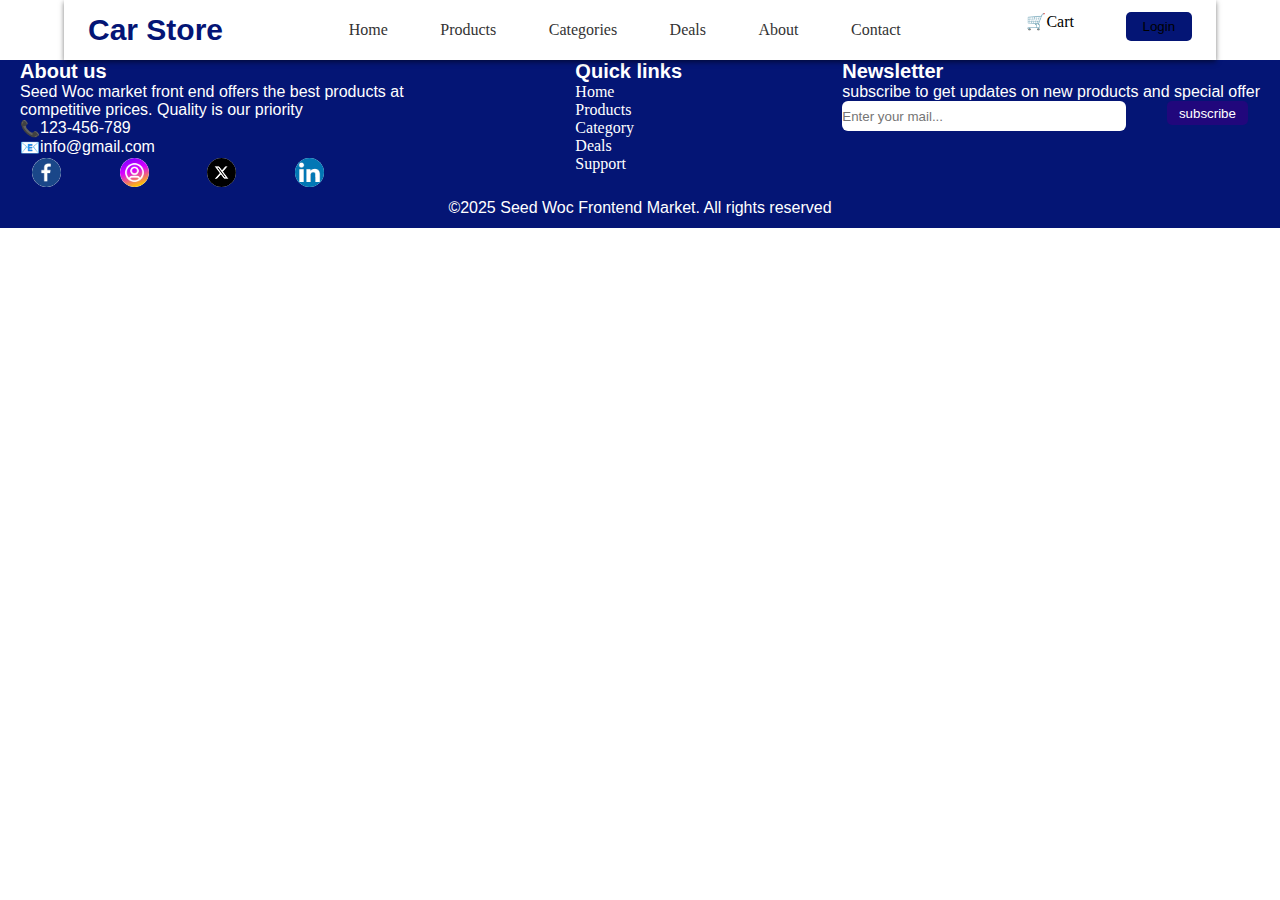
<file: index.html>
<!DOCTYPE html>
<html lang="en">
<head>
    <meta charset="UTF-8">
    <meta name="viewport" content="width=device-width, initial-scale=1.0">
    <title>Document</title>
    <link rel="stylesheet" href="style.css">
</head>
<body>
    <div class="navigation-bar">
        <h3 class="brand-name">Car Store</h3>
        <div class="links">
                <a href="/pages/home.html">Home</a>
                <a href="/pages/product.html">Products</a>
                <a href="#">Categories</a>
                <a href="#">Deals</a>
                <a href="/pages/about.html">About</a>
                <a href="/#">Contact</a> 
        </div>
        <div class="end">
            <span class="text">🛒Cart</span>
            <button>Login</button>
        </div>
    </div>


    <footer>
        <section>
        <div class="about-us">
            <h2>About us</h2>
            <p class="bd">Seed Woc market front end offers the best products at competitive prices. Quality is our priority</p>
            <div class="us">
                <div class="info">
                <p class="bd">📞</p>
                <p class="bd">123-456-789</p>
                </div>
                <div class="info">
                <p class="bd">📧</p>
                <p class="bd">info@gmail.com</p>
                </div>
            </div>
            <div class="social">
                <img src="./assets/icons/facebook.png" alt="">
                <img src="./assets/icons/instagram.png" alt="">
                <img src="./assets/icons/twitter.png" alt="">
                <img src="./assets/icons/linkedin.png" alt="">
                <!-- <a href="#" class="social-icon">ƒ</a>
                <a href="#" class="social-icon">𝕏</a>
                <a href="#" class="social-icon">in</a>
                <a href="#" class="social-icon">📷</a> -->
            </div>
        </div>

        <div class="quick-links">
            <h2>Quick links</h2>
            <a href="#">Home</a>
            <a href="#">Products</a>
            <a href="#">Category</a>
            <a href="#">Deals</a>
            <a href="#">Support</a>

        </div>
        <div class="news-letter">
            <h2>Newsletter</h2>
            <p class="bd">subscribe to get updates on new products and special offer</p>
            <div class="mail">
                <input type="email" placeholder="Enter your mail...">
                <button class="subscribe" id="btn">subscribe</button>
            </div>
        </div>
        </section>
        <p class="cpr"><span class="copyright">&copy;</span>2025 Seed Woc Frontend Market. All rights reserved</p>
    </footer>
</body>
</html>
</file>
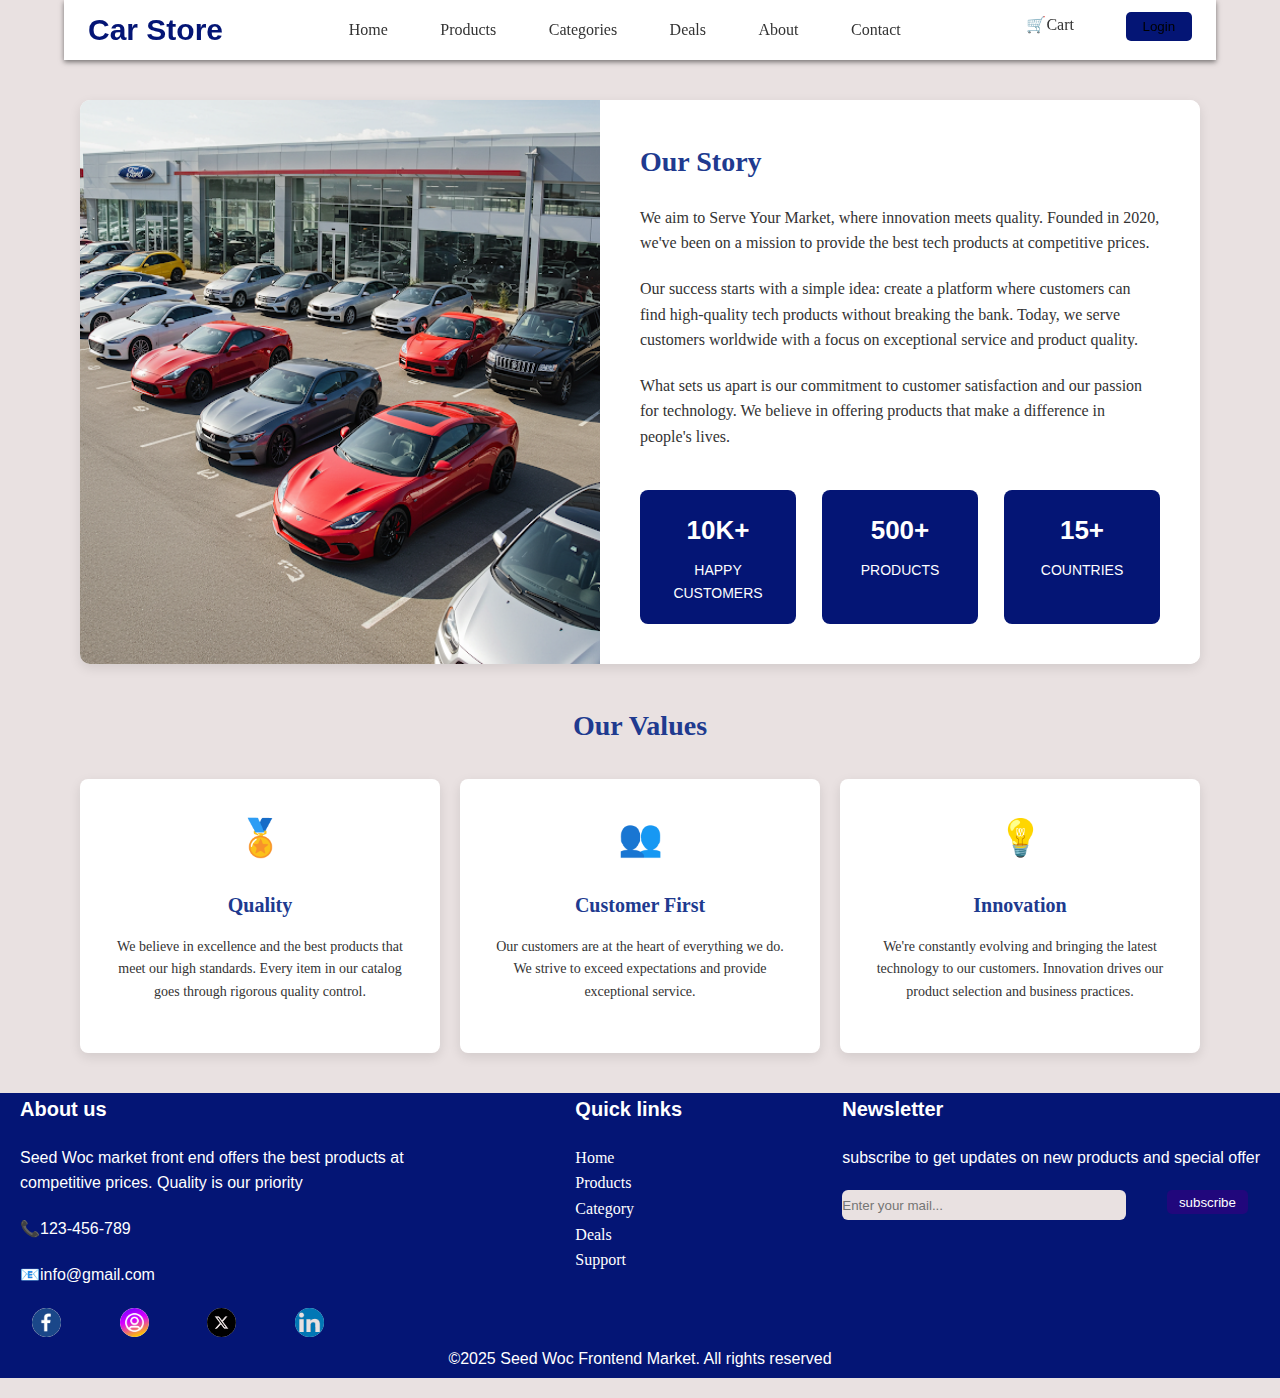
<file: pages/about.html>
<!DOCTYPE html>
<html lang="en">
<head>
    <meta charset="UTF-8">
    <meta name="viewport" content="width=device-width, initial-scale=1.0">
    <title>About us</title>
    <link rel="stylesheet" href="/style.css">
    <link rel="stylesheet" href="about.css">
</head>
<body>
    <div class="navigation-bar">
        <h3 class="brand-name">Car Store</h3>
        <div class="links">
                <a href="/pages/home.html">Home</a>
                <a href="/pages/product.html">Products</a>
                <a href="#">Categories</a>
                <a href="#">Deals</a>
                <a href="/pages/about.html">About</a>
                <a href="/pages/contact.html">Contact</a> 
        </div>
        <div class="end">
            <span class="text">🛒Cart</span>
            <button>Login</button>
        </div>
    </div>

    <div class="container">
        <div class="our-story">
                <img class="our-story-image" src="/assets/images/IMG_4970.PNG" alt="">
            <div class="our-story-content">
                <h2>Our Story</h2>
                <p>We aim to Serve Your Market, where innovation meets quality. Founded in 2020, we've been on a mission to provide the best tech products at competitive prices.</p>
                <p>Our success starts with a simple idea: create a platform where customers can find high-quality tech products without breaking the bank. Today, we serve customers worldwide with a focus on exceptional service and product quality.</p>
                <p>What sets us apart is our commitment to customer satisfaction and our passion for technology. We believe in offering products that make a difference in people's lives.</p>
                
                <div class="stats">
                    <div class="stat-box">
                        <div class="stat-number">10K+</div>
                        <div class="stat-label">Happy Customers</div>
                    </div>
                    <div class="stat-box">
                        <div class="stat-number">500+</div>
                        <div class="stat-label">Products</div>
                    </div>
                    <div class="stat-box">
                        <div class="stat-number">15+</div>
                        <div class="stat-label">Countries</div>
                    </div>
                </div>
            </div>
        </div>
        <div class="our-values">
            <h2 id="bottom">Our Values</h2>
            <div class="values-container">
                <div class="value-box">
                    <div class="value-icon">
                        <span class="quality-icon">🏅</span>
                    </div>
                    <h3 class="value-title">Quality</h3>
                    <p class="value-description">We believe in excellence and the best products that meet our high standards. Every item in our catalog goes through rigorous quality control.</p>
                </div>
                
                <div class="value-box">
                    <div class="value-icon">
                        <span class="customer-icon">👥</span>
                    </div>
                    <h3 class="value-title">Customer First</h3>
                    <p class="value-description">Our customers are at the heart of everything we do. We strive to exceed expectations and provide exceptional service.</p>
                </div>
                
                <div class="value-box">
                    <div class="value-icon">
                        <span class="innovation-icon">💡</span>
                    </div>
                    <h3 class="value-title">Innovation</h3>
                    <p class="value-description">We're constantly evolving and bringing the latest technology to our customers. Innovation drives our product selection and business practices.</p>
                </div>
            </div>
        </div>
    </div>

    <footer>
        <section>
        <div class="about-us">
            <h2>About us</h2>
            <p class="bd">Seed Woc market front end offers the best products at competitive prices. Quality is our priority</p>
            <div class="us">
                <div class="info">
                <p class="bd">📞</p>
                <p class="bd">123-456-789</p>
                </div>
                <div class="info">
                <p class="bd">📧</p>
                <p class="bd">info@gmail.com</p>
                </div>
            </div>
            <div class="social">
                <img src="/assets/icons/facebook.png" alt="">
                <img src="/assets/icons/instagram.png" alt="">
                <img src="/assets/icons/twitter.png" alt="">
                <img src="/assets/icons/linkedin.png" alt="">

            </div>
        </div>

        <div class="quick-links">
            <h2>Quick links</h2>
            <a href="#">Home</a>
            <a href="#">Products</a>
            <a href="#">Category</a>
            <a href="#">Deals</a>
            <a href="#">Support</a>

        </div>
        <div class="news-letter">
            <h2>Newsletter</h2>
            <p class="bd">subscribe to get updates on new products and special offer</p>
            <div class="mail">
                <input type="email" placeholder="Enter your mail...">
                <button class="subscribe" id="btn">subscribe</button>
            </div>
        </div>
        </section>
        <p class="cpr"><span class="copyright">&copy;</span>2025 Seed Woc Frontend Market. All rights reserved</p>
    </footer>
</body>
</html>
</file>
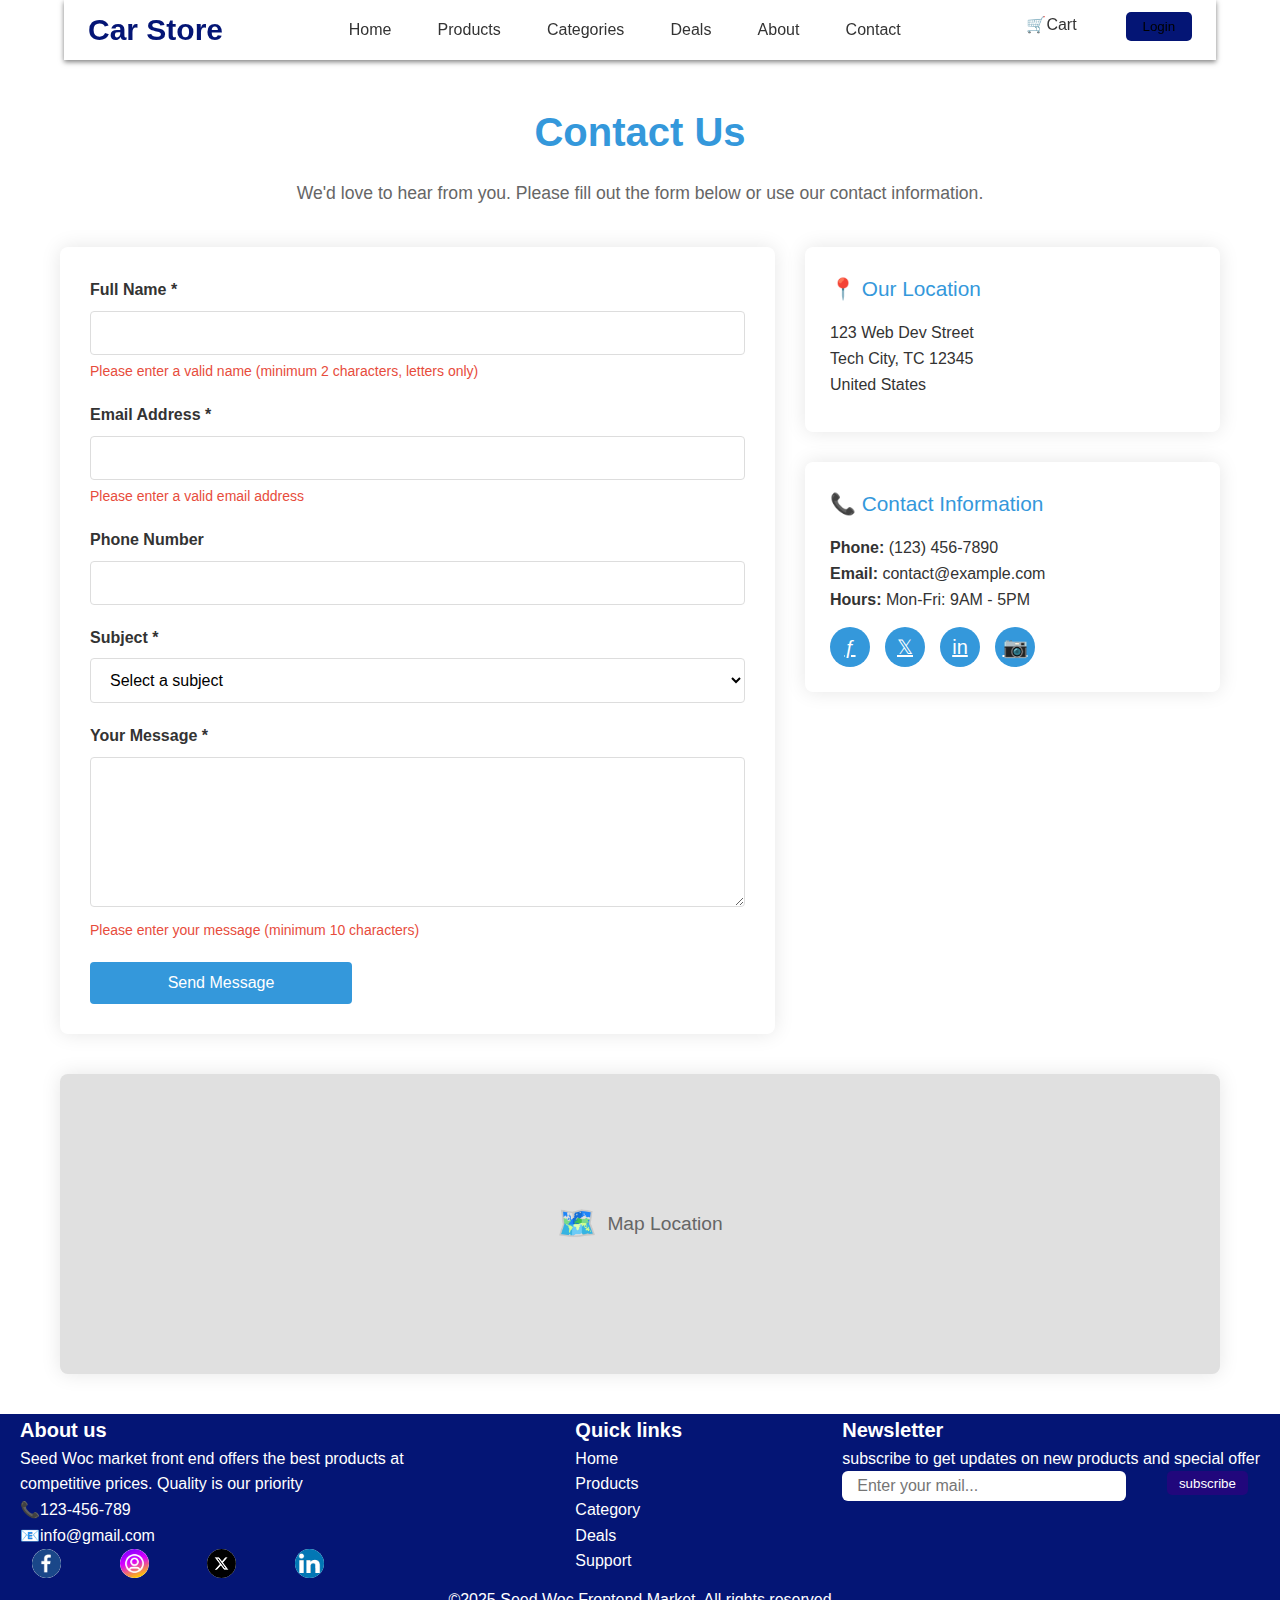
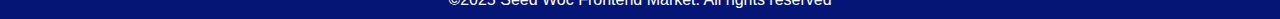
<file: pages/contact.html>
<!DOCTYPE html>
<html lang="en">
<head>
    <meta charset="UTF-8">
    <meta name="viewport" content="width=device-width, initial-scale=1.0">
    <title>Contact</title>
    <link rel="stylesheet" href="/style.css">
    <link rel="stylesheet" href="./contact.css">
</head>
<body>
    <div class="navigation-bar">
        <h3 class="brand-name">Car Store</h3>
        <div class="links">
                <a href="/pages/home.html">Home</a>
                <a href="/pages/product.html">Products</a>
                <a href="#">Categories</a>
                <a href="#">Deals</a>
                <a href="/pages/about.html">About</a>
                <a href="/pages/contact.html">Contact</a> 
        </div>
        <div class="end">
            <span class="text">🛒Cart</span>
            <button>Login</button>
        </div>
    </div>

    <div class="container">
        <h1>Contact Us</h1>
        <p class="subtitle">We'd love to hear from you. Please fill out the form below or use our contact information.</p>
        
        <div class="contact-wrapper">
            <div class="contact-form">
                <form id="contactForm" novalidate>
                    <div class="form-group">
                        <label for="name">Full Name *</label>
                        <input type="text" id="name" name="name" required minlength="2" pattern="[A-Za-z ]{2,}">
                        <span class="error-message">Please enter a valid name (minimum 2 characters, letters only)</span>
                    </div>
                    
                    <div class="form-group">
                        <label for="email">Email Address *</label>
                        <input type="email" id="email" name="email" required>
                        <span class="error-message">Please enter a valid email address</span>
                    </div>
                    
                    <div class="form-group">
                        <label for="phone">Phone Number</label>
                        <input type="tel" id="phone" name="phone" pattern="[0-9+\-\s()]{7,}">
                        <span class="error-message">Please enter a valid phone number</span>
                    </div>
                    
                    <div class="form-group">
                        <label for="subject">Subject *</label>
                        <select id="subject" name="subject" required>
                            <option value="">Select a subject</option>
                            <option value="general">General Inquiry</option>
                            <option value="support">Technical Support</option>
                            <option value="billing">Billing Question</option>
                            <option value="feedback">Feedback</option>
                        </select>
                        <span class="error-message">Please select a subject</span>
                    </div>
                    
                    <div class="form-group">
                        <label for="message">Your Message *</label>
                        <textarea id="message" name="message" required minlength="10"></textarea>
                        <span class="error-message">Please enter your message (minimum 10 characters)</span>
                    </div>
                    
                    <button type="submit" class="form-submit">Send Message</button>
                </form>
            </div>
            
            <div class="contact-info">
                <div class="info-box">
                    <div class="info-title">📍 Our Location</div>
                    <div class="info-content">
                        <p>123 Web Dev Street</p>
                        <p>Tech City, TC 12345</p>
                        <p>United States</p>
                    </div>
                </div>
                
                <div class="info-box">
                    <div class="info-title">📞 Contact Information</div>
                    <div class="info-content">
                        <p><strong>Phone:</strong> (123) 456-7890</p>
                        <p><strong>Email:</strong> contact@example.com</p>
                        <p><strong>Hours:</strong> Mon-Fri: 9AM - 5PM</p>
                    </div>
                    
                    <div class="social-icons">
                        <a href="#" class="social-icon">ƒ</a>
                        <a href="#" class="social-icon">𝕏</a>
                        <a href="#" class="social-icon">in</a>
                        <a href="#" class="social-icon">📷</a>
                    </div>
                </div>
            </div>
        </div>
        
        <div class="map-container">
            <div class="map-placeholder">Map Location</div>
        </div>
    </div>

    <footer>
        <section>
        <div class="about-us">
            <h2>About us</h2>
            <p class="bd">Seed Woc market front end offers the best products at competitive prices. Quality is our priority</p>
            <div class="us">
                <div class="info">
                <p class="bd">📞</p>
                <p class="bd">123-456-789</p>
                </div>
                <div class="info">
                <p class="bd">📧</p>
                <p class="bd">info@gmail.com</p>
                </div>
            </div>
            <div class="social">
                <img src="/assets/icons/facebook.png" alt="">
                <img src="/assets/icons/instagram.png" alt="">
                <img src="/assets/icons/twitter.png" alt="">
                <img src="/assets/icons/linkedin.png" alt="">

            </div>
        </div>

        <div class="quick-links">
            <h2>Quick links</h2>
            <a href="#">Home</a>
            <a href="#">Products</a>
            <a href="#">Category</a>
            <a href="#">Deals</a>
            <a href="#">Support</a>

        </div>
        <div class="news-letter">
            <h2>Newsletter</h2>
            <p class="bd">subscribe to get updates on new products and special offer</p>
            <div class="mail">
                <input type="email" placeholder="Enter your mail...">
                <button class="subscribe" id="btn">subscribe</button>
            </div>
        </div>
        </section>
        <p class="cpr"><span class="copyright">&copy;</span>2025 Seed Woc Frontend Market. All rights reserved</p>
    </footer>
</body>
</html>
</file>
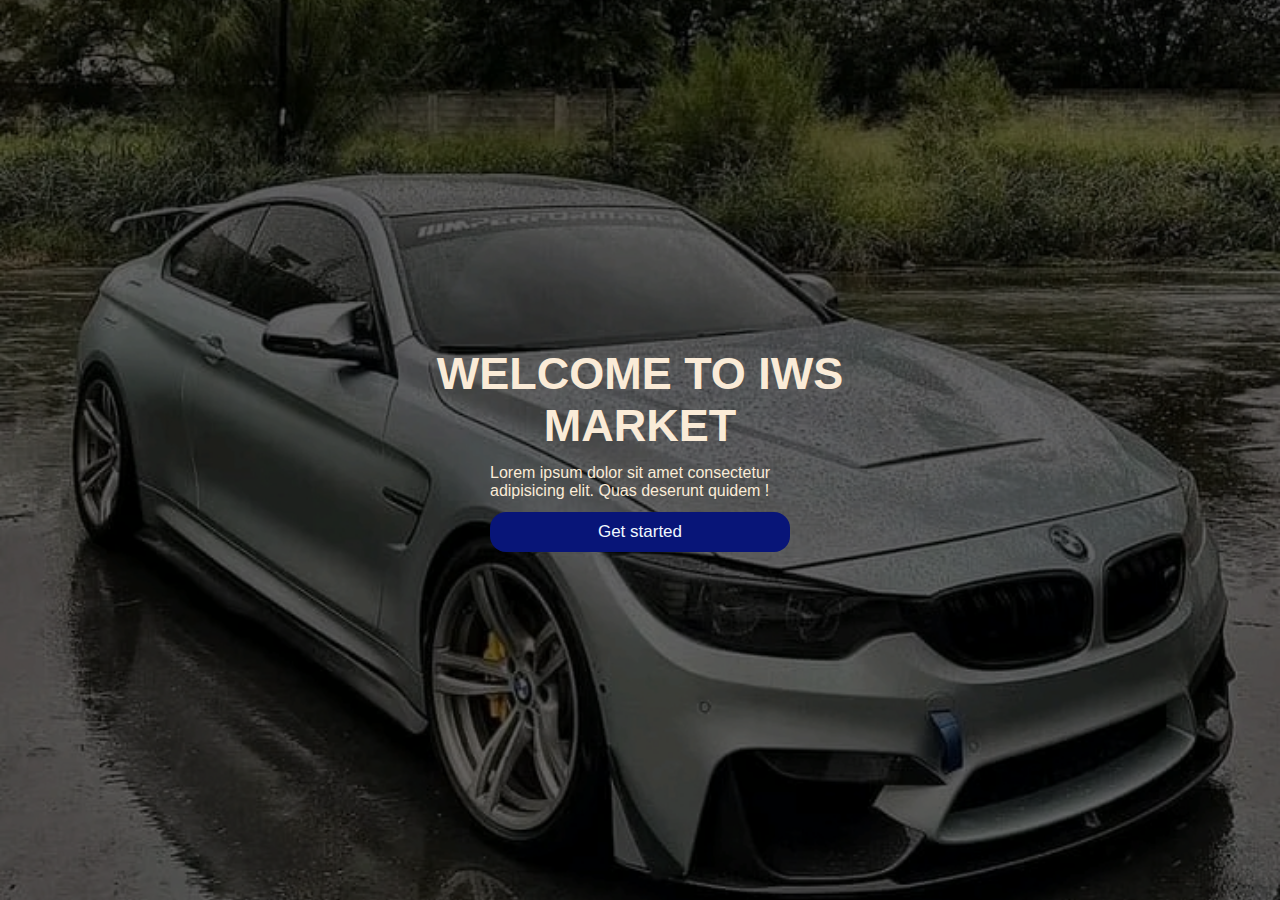
<file: pages/home.html>
<!DOCTYPE html>
<html lang="en">
<head>
    <meta charset="UTF-8">
    <meta name="viewport" content="width=device-width, initial-scale=1.0">
    <title>Home</title>
    <link rel="stylesheet" href="./home.css">
</head>
<body>
    <div class="hero">
        <div class="bg"></div>
        <div class="textcontainer">
            <h1>WELCOME TO IWS MARKET</h1>
            <p>Lorem ipsum dolor sit amet consectetur adipisicing elit. Quas deserunt quidem !<suscipit class="lorem20"></suscipit></p>
            <button class="btn" id="getStartedBtn">Get started</button>
        </div>
    </div>
    <!-- pop up interface -->
     <div class="popup" id="popupContainer">
        <div class="popup-content">
            <span id="close" class="close-btn">&times;</span>
            <h2 class="form-title">Signup to IWS market</h2>
            <form id="formContainer" action="./product.html" class="form">
                <div class="form-group">
                    <label for="username">username</label>
                    <input type=" text" placeholder="enter ur username" id="username" required>
                </div>
                <div class="form-group">
                    <label for="password">password</label>
                    <input type="password" placeholder="enter ur password" id="password" required>
                </div>
                <div class="form-group">
                    <label for="confirmpassword">confirm password</label>
                    <input type="password" placeholder="confirm ur password" id="confirmPassword" required>
                </div>
                <div class="form-group">
                    <label for="email">email</label>
                    <input type="email" placeholder="enter ur email" id="email" required>
                </div>
                <div class="social-icons">
                    <a href="#" class="social-icon">ƒ</a>
                    <a href="#" class="social-icon">𝕏</a>
                    <a href="#" class="social-icon">in</a>
                    <a href="#" class="social-icon">📷</a>
                </div>
                <button type="submit" id="get">Login</button>
            </form>
        </div>
     </div>
     <script src="./home.js"></script>
</body>
</html>
</file>
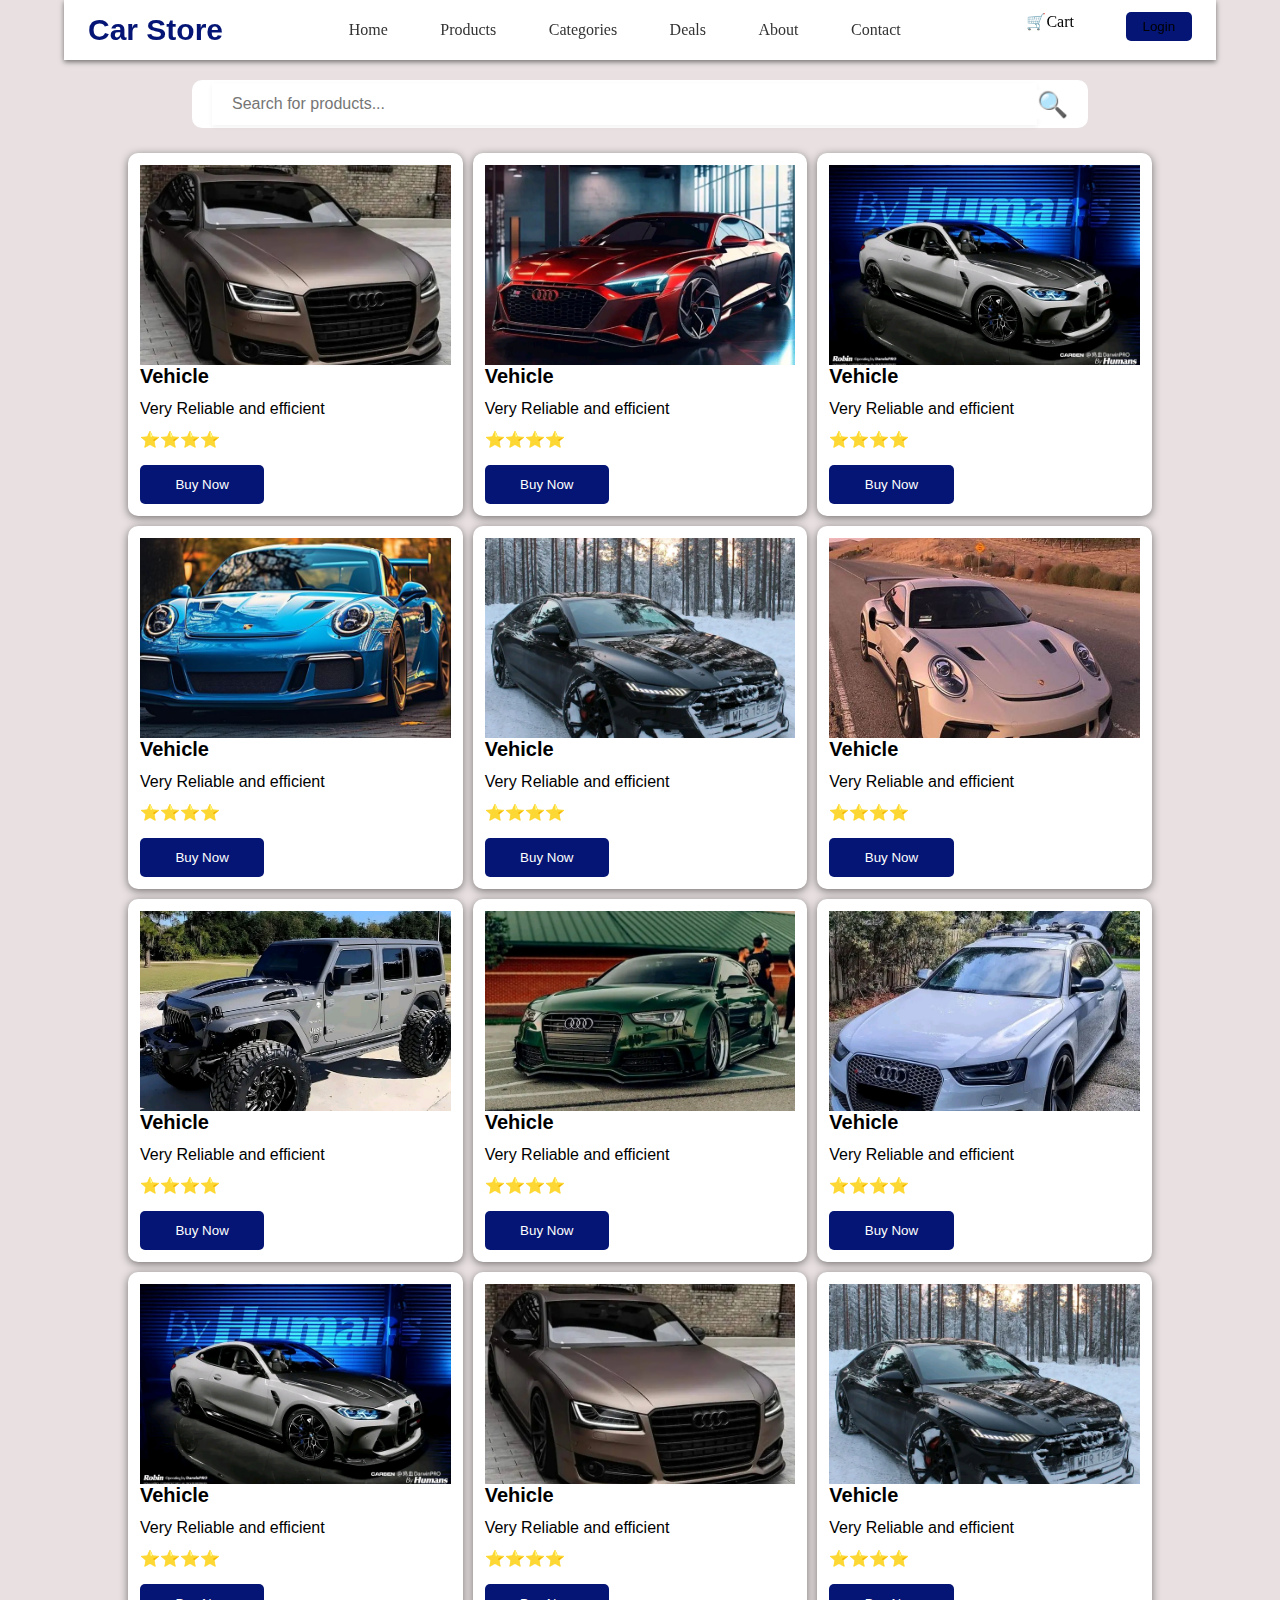
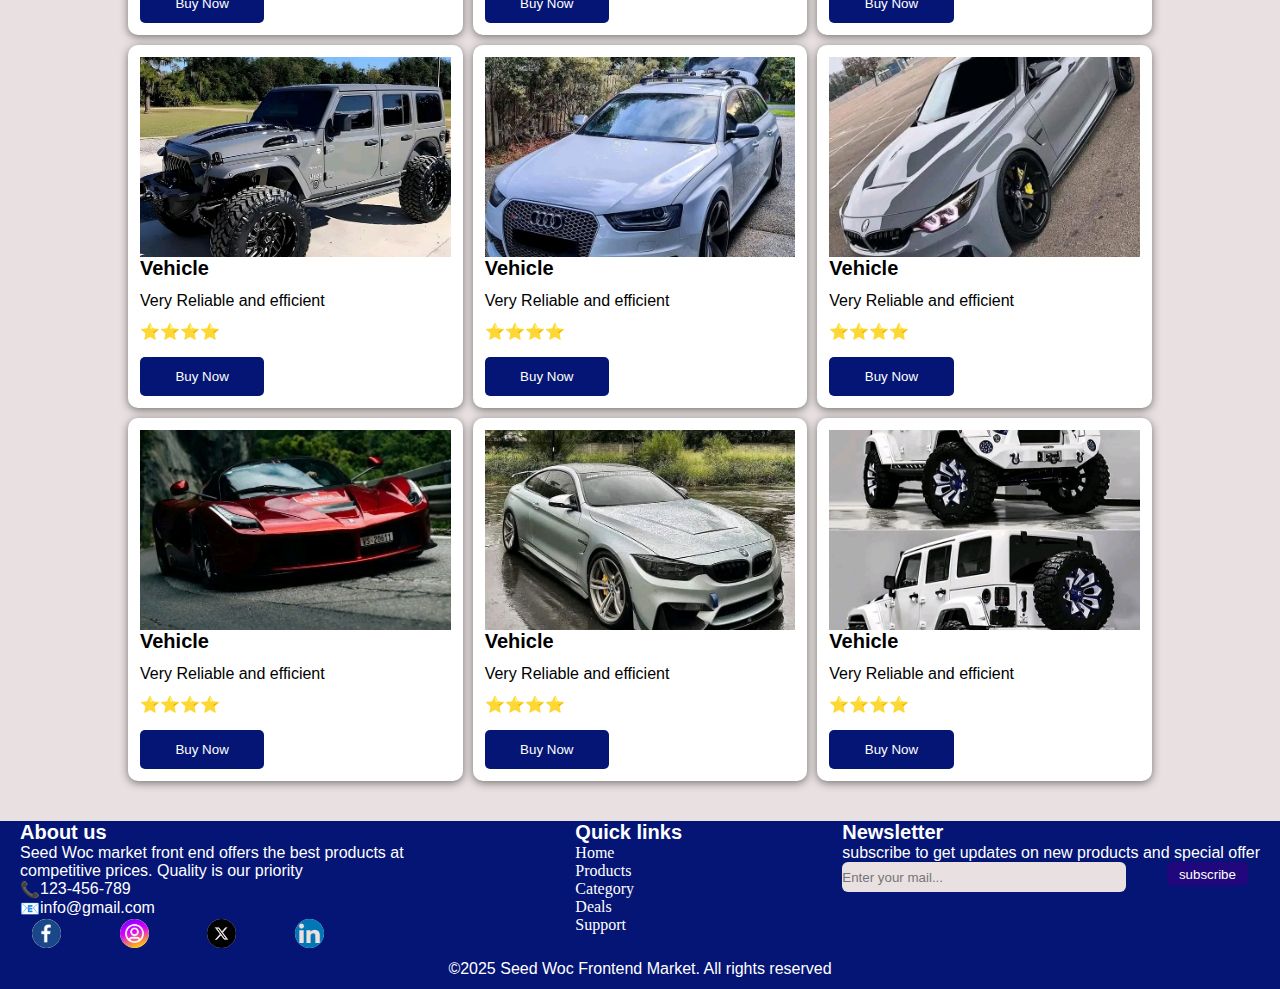
<file: pages/product.html>
<!DOCTYPE html>
<html lang="en">
<head>
    <meta charset="UTF-8">
    <meta name="viewport" content="width=device-width, initial-scale=1.0">
    <title>Home</title>
    <link rel="stylesheet" href="/style.css">
    <link rel="stylesheet" href="./product.css">
</head>
<body>
    <div class="navigation-bar">
        <h3 class="brand-name">Car Store</h3>
        <div class="links">
                <a href="/pages/home.html">Home</a>
                <a href="/pages/product.html">Products</a>
                <a href="#">Categories</a>
                <a href="#">Deals</a>
                <a href="/pages/about.html">About</a>
                <a href="/pages/contact.html">Contact</a> 
        </div>
        <div class="end">
            <span class="text">🛒Cart</span>
            <button>Login</button>
        </div>
    </div>


    <div class="search-container">
        <input type="text" class="search-bar" placeholder="Search for products...">
        <div class="search-icon">🔍</div>
    </div>

    <div class="products">
        <div class="cart">
            <div class="picture">
                <img src="/assets/images/4.JPG" alt="">
            </div>
            <p class="pname">Vehicle</p>
            <p class="desc">Very Reliable and efficient</p>
            <span>⭐⭐⭐⭐</span>
            <button class="btn">Buy Now</button>
        </div>
        <div class="cart">
            <div class="picture">
                <img src="/assets/images/3.JPG" alt="">
            </div>
            <p class="pname">Vehicle</p>
            <p class="desc">Very Reliable and efficient</p>
            <span>⭐⭐⭐⭐</span>
            <button class="btn">Buy Now</button>
        </div>
        <div class="cart">
            <div class="picture">
                <img src="/assets/images/2.JPG" alt="">
            </div>
            <p class="pname">Vehicle</p>
            <p class="desc">Very Reliable and efficient</p>
            <span>⭐⭐⭐⭐</span>
            <button class="btn">Buy Now</button>
        </div>
        <div class="cart">
            <div class="picture">
                <img src="/assets/images/5.JPG" alt="">
            </div>
            <p class="pname">Vehicle</p>
            <p class="desc">Very Reliable and efficient</p>
            <span>⭐⭐⭐⭐</span>
            <button class="btn">Buy Now</button>
        </div>
        <div class="cart">
            <div class="picture">
                <img src="/assets/images/6.JPG" alt="">
            </div>
            <p class="pname">Vehicle</p>
            <p class="desc">Very Reliable and efficient</p>
            <span>⭐⭐⭐⭐</span>
            <button class="btn">Buy Now</button>
        </div>
        <div class="cart">
            <div class="picture">
                <img src="/assets/images/8.JPG" alt="">
            </div>
            <p class="pname">Vehicle</p>
            <p class="desc">Very Reliable and efficient</p>
            <span>⭐⭐⭐⭐</span>
            <button class="btn">Buy Now</button>
        </div>
        <div class="cart">
            <div class="picture">
                <img src="/assets/images/7.JPG" alt="">
            </div>
            <p class="pname">Vehicle</p>
            <p class="desc">Very Reliable and efficient</p>
            <span>⭐⭐⭐⭐</span>
            <button class="btn">Buy Now</button>
        </div>
        <div class="cart">
            <div class="picture">
                <img src="/assets/images/9.JPG" alt="">
            </div>
            <p class="pname">Vehicle</p>
            <p class="desc">Very Reliable and efficient</p>
            <span>⭐⭐⭐⭐</span>
            <button class="btn">Buy Now</button>
        </div>
        <div class="cart">
            <div class="picture">
                <img src="/assets/images/10.JPG" alt="">
            </div>
            <p class="pname">Vehicle</p>
            <p class="desc">Very Reliable and efficient</p>
            <span>⭐⭐⭐⭐</span>
            <button class="btn">Buy Now</button>
        </div>
        <div class="cart">
            <div class="picture">
                <img src="/assets/images/2.JPG" alt="">
            </div>
            <p class="pname">Vehicle</p>
            <p class="desc">Very Reliable and efficient</p>
            <span>⭐⭐⭐⭐</span>
            <button class="btn">Buy Now</button>
        </div>
        <div class="cart">
            <div class="picture">
                <img src="/assets/images/4.JPG" alt="">
            </div>
            <p class="pname">Vehicle</p>
            <p class="desc">Very Reliable and efficient</p>
            <span>⭐⭐⭐⭐</span>
            <button class="btn">Buy Now</button>
        </div>
        <div class="cart">
            <div class="picture">
                <img src="/assets/images/6.JPG" alt="">
            </div>
            <p class="pname">Vehicle</p>
            <p class="desc">Very Reliable and efficient</p>
            <span>⭐⭐⭐⭐</span>
            <button class="btn">Buy Now</button>
        </div>
        <div class="cart">
            <div class="picture">
                <img src="/assets/images/7.JPG" alt="">
            </div>
            <p class="pname">Vehicle</p>
            <p class="desc">Very Reliable and efficient</p>
            <span>⭐⭐⭐⭐</span>
            <button class="btn">Buy Now</button>
        </div>
        <div class="cart">
            <div class="picture">
                <img src="../assets/images/10.JPG" alt="">
            </div>
            <p class="pname">Vehicle</p>
            <p class="desc">Very Reliable and efficient</p>
            <span>⭐⭐⭐⭐</span>
            <button class="btn">Buy Now</button>
        </div>
        <div class="cart">
            <div class="picture">
                <img src="../SDOP7945.JPG" alt="">
            </div>
            <p class="pname">Vehicle</p>
            <p class="desc">Very Reliable and efficient</p>
            <span>⭐⭐⭐⭐</span>
            <button class="btn">Buy Now</button>
        </div>
        <div class="cart">
            <div class="picture">
                <img src="../DPZW0416.JPG" alt="">
            </div>
            <p class="pname">Vehicle</p>
            <p class="desc">Very Reliable and efficient</p>
            <span>⭐⭐⭐⭐</span>
            <button class="btn">Buy Now</button>
        </div>
        <div class="cart">
            <div class="picture">
                <img src="../RTPO5797.JPG" alt="">
            </div>
            <p class="pname">Vehicle</p>
            <p class="desc">Very Reliable and efficient</p>
            <span>⭐⭐⭐⭐</span>
            <button class="btn">Buy Now</button>
        </div>
        <div class="cart">
            <div class="picture">
                <img src="../QKEC4163.JPG" alt="">
            </div>
            <p class="pname">Vehicle</p>
            <p class="desc">Very Reliable and efficient</p>
            <span>⭐⭐⭐⭐</span>
            <button class="btn">Buy Now</button>
        </div>
     </div>

    <footer>
        <section>
        <div class="about-us">
            <h2>About us</h2>
            <p class="bd">Seed Woc market front end offers the best products at competitive prices. Quality is our priority</p>
            <div class="us">
                <div class="info">
                <p class="bd">📞</p>
                <p class="bd">123-456-789</p>
                </div>
                <div class="info">
                <p class="bd">📧</p>
                <p class="bd">info@gmail.com</p>
                </div>
            </div>
            <div class="social">
                <img src="/assets/icons/facebook.png" alt="">
                <img src="/assets/icons/instagram.png" alt="">
                <img src="/assets/icons/twitter.png" alt="">
                <img src="/assets/icons/linkedin.png" alt="">

            </div>
        </div>

        <div class="quick-links">
            <h2>Quick links</h2>
            <a href="#">Home</a>
            <a href="#">Products</a>
            <a href="#">Category</a>
            <a href="#">Deals</a>
            <a href="#">Support</a>

        </div>
        <div class="news-letter">
            <h2>Newsletter</h2>
            <p class="bd">subscribe to get updates on new products and special offer</p>
            <div class="mail">
                <input type="email" placeholder="Enter your mail...">
                <button class="subscribe" id="btn">subscribe</button>
            </div>
        </div>
        </section>
        <p class="cpr"><span class="copyright">&copy;</span>2025 Seed Woc Frontend Market. All rights reserved</p>
    </footer>
</body>
</html>
</file>
<file: style.css>
:root {
    --background: #e9e1e1;
    --primary:#041575;
    --secondary:#21077c;
    --hover:#3249cc;
    --text:#333;
    --light:#fff;
    --footer-background:#041575;
    --footer-text:#fff;
    --bar-width: 60px;
    --bar-height: 8px;
    --hamburger-gap: 6px;
    --foreground: #333;
    --background: #fff;
    --burger-margin:6px;
    --animation-time: 0.5s ease-in-out;
    --burger-height: calc(var(--bar-height)*3 + var(--hamburger-gap)*2);
    --transition:all 0.6s ease;
}
*,
*::after,
*::before {
    box-sizing: border-box;
}

* {
    box-sizing: border-box;
    margin: 0;
    padding: 0;
    background-color: var(--background);
}

.navigation-bar {
    position: sticky;
    height: 60px;
    width: 90%;
    background: var(--light);
    display: flex;
    align-items: center;
    justify-content: space-between;
    justify-self: center;
    padding: 12px 24px;
    box-shadow: 0 2px 5px rgba(0, 0, 0, 0.5);
    top: 0;
    
}
/* burger menu */
/* .burger-menu{
    display: flex;
    flex-direction: column;
    gap: var(--hamburger-gap);
    width: max-content;
    top: var(--burger-margin);
    left: var(--burger-margin);
    position: absolute;
    z-index: 2;
    cursor: pointer;
    margin-top: 10px;
}
.burger-menu:has(input:checked) {
    --foreground: white;
    --background: #333;
}
.burger-menu::before,
.burger-menu::after,
.burger-menu input {
    content: "";
    width: var(--bar-width);
    height: var(--bar-height);
    background: var(--foreground);
    border-radius: 50px;
    transform-origin: left center;
    transition: opacity var(--animation-time), width var(--animation-time), rotate var(--animation-time);
}
.burger-menu input {
    appearance: none;
    padding: 0;
    margin: 0;
    outline: none;
    pointer-events: none;
}
.burger-menu:has(input:checked)::before {
    rotate: 45deg;
}
.burger-menu:has(input:checked)::after {
    rotate: -45deg;
}

.burger-menu input:checked {
    width: 0;
    opacity: 0;
}

.burger-menu:has(input:focus-visible)::before,
.burger-menu:has(input:focus-visible)::after,
.burger-menu input:focus-visible {
    border: 1px solid var(--background);
    box-shadow: 0 0 0 1px var(--foreground);
}

.sidebar {
    translate: -100%;
    transition: translate var(--animation-time);
    padding: .5rem 1rem;
    padding-top: calc(var(--burger-height) + var(--burger-margin) + 2rem);
    background: var(--foreground);
    color: var(--background);
    max-width: 10rem;
    min-height: 100vh;
}

.burger-menu:has(input:checked) + .sidebar {
    translate: 0;
} */


.navigation-bar .links {
    display: flex;
    flex-direction: row;
    justify-content: space-between;
    width: 50%;
    background: var(--light);

}
.end {
    display: flex;
    width: 15%;
    justify-content: space-between;
    background: var(--light);
    height: 100%;

}
.end .text{
    background: var(--light);
    cursor: pointer;
}
button {
    background: var(--primary);
    cursor: pointer;
    border-radius: 5px;
    height: 80%;
    outline: none;
    border: none;
    width: 40%;
    transition: var(--transition);

}
.navigation-bar .links a {
    text-decoration: none;
    color: var(--text);
    background: var(--light);
    transition: var(--transition);

}
.navigation-bar h3 {
    background: var(--light);
    color: #041575;
    font-family: sans-serif;
    font-weight: bold;
    font-size: 30px;
    cursor: pointer;
}
.navigation-bar p {
    display: none;
}
button:hover{
    background: var(--hover);
}
.navigation-bar .links a:hover {
    text-decoration: underline;
    color: var(--hover);
}

footer {
    background: var(--footer-background);
    /* display: grid;
    grid-template-columns: repeat(auto-fill, minmax(300px,1fr));
    width: 100%;*/
    /* margin-top: 500px; */
    margin-bottom: 0;

}
footer section {
    width: 100%;
    display: flex;
    justify-content: space-between;
    background: var(--footer-background);
}
.us .info {
    display: flex;
    background: var(--footer-background);

}
.about-us .social {
    background: var(--footer-background);
    display: flex;
    justify-content: space-between;
    width: 80%;
    align-items: center;
    padding: 1px 12px;
} 

 .social img {
    width: 10%;
    height: 50%;
    border-radius: 50px;
    display: flex;
    cursor: pointer;
}
.news-letter .mail {
    background: var(--footer-background);
    display: flex;
    width: 100%;
    justify-content: space-between;
    height: 30px;
    padding-right: 12px;
    cursor: pointer;
}
.about-us {
    background: var(--footer-background);
    width: 34%;
    padding-left: 20px;
    padding-right: 20px;
    cursor: pointer;
}
.news-letter {
    background: var(--footer-background);
    padding-left: 20px;
    padding-right: 20px;
    cursor: pointer;

}
.quick-links {
    background: var(--footer-background);
    display: flex;
    flex-direction: column;
    padding-left: 20px;
    padding-right: 20px;

}
.quick-links a {
    background: var(--footer-background);
    text-decoration: none;
    color: var(--footer-text);
}
#btn {
    width: 20%;
    background: var(--secondary);
    display: flex;
    justify-content: center;
    align-items: center;
    padding: 10px;
    transition: var(--transition);
    color: var(--footer-text);
}
#btn:hover {
    background: var(--hover);
}
.mail input {
    outline: none;
    border: none;
    border-radius: 6px;
    width: 70%;
}
.subscribe {
    width: 60%;
}
section h2 {
    background: var(--footer-background);
    color: var(--footer-text);
    font-family: sans-serif;
    font-size: 20px;
    cursor: pointer;
}
.copyright {
    background: var(--footer-background);

}
footer section .bd {
    background: var(--footer-background);
    color: var(--footer-text);
    font-family: sans-serif;
}
footer .cpr {
    background: var(--footer-background);
    display: flex;
    justify-content: center;
    align-items: center;
    height: 40px;
    color: var(--footer-text);
    font-family: sans-serif;
}
.nav-mobile {
    display: none;
}
@media (max-width: 768px) {
    .navigation-bar .links{
        display: none;
    }
    /* .nav-mobile .links {
        display: flex;
        flex-direction: column;
    }
    .nav-mobile .links a{
        background-color: var(--foreground);
        text-decoration: none;
        color: var(--light);
        line-height: 2rem;
    } */
    /* .social {
        display: flex;
        gap: 15px;
        margin-top: 15px;
    }
    .social-icon {
        display: inline-block;
        width: 40px;
        height: 40px;
        line-height: 40px;
        text-align: center;
        background-color: var(--primary-color);
        color: white;
        border-radius: 50%;
        font-size: 20px;
        transition: transform 0.3s ease, background-color 0.3s ease;
    }
    
    .social-icon:hover {
        background-color: var(--secondary-color);
        transform: translateY(-3px);
    } */
    .end {
        width: 40%;
    }
    .navigation-bar h3 {
        width: 60%;
    }
    .navigation-bar h3 {
        field-sizing: 20px;
    }
    #btn {
        width: 35%;
        padding-right: 5px;
    }
    .about-us {
        width: 100%;
    }
    footer section {
        display: flex;
        flex-direction: column;
        gap: 40px;
    }
}
@media (max-width: 426px) {
    footer section {
        display: flex;
        flex-direction: column;
        gap: 40px;
    }
    footer .cpr {
        font-size: 12px;
    }
    footer section .bd {
        font-size: 12px;
    }
    .about-us {
        width: 100%;
    }
}
</file>
<file: pages/about.css>
:root {
    --background: #e9e1e1;
    --primary:#041575;
    --secondary:#21077c;
    --hover:#3249cc;
    --text:#333;
    --light:#fff;
    --footer-background:#041575;
    --footer-text:#fff;

    --transition:all 0.6s ease;
}
body {
    background-color: var(--background);
    color: var(--text);
    line-height: 1.6;
}

.container {
    margin-top: 20px;
    max-width: 1200px;
    margin: 0 auto;
    padding: 40px;
}
.our-story {
    display: flex;
    background-color: var(--light);
    border-radius: 10px;
    overflow: hidden;
    box-shadow: 0 4px 12px rgba(0, 0, 0, 0.1);
    margin-bottom: 40px;
}

.our-story-image {
    flex: 1;
    background-size: cover;
/
}

.our-story-content {
    background-color: var(--light);
    flex: 1;
    padding: 40px;
}

h2 {
    background-color: var(--light);
    color: #203a8f;
    margin-bottom: 20px;
    font-size: 28px;
    font-weight: 600;
}
#bottom{
    background: var(--background);
}
p {
    background-color: var(--light);
    margin-bottom: 20px;
    font-size: 16px;
}

.stats {
    background-color: var(--light);
    display: flex;
    justify-content: space-between;
    margin-top: 40px;
}

.stat-box {
    background: var(--primary);
    color: var(--light);
    padding: 20px;
    border-radius: 8px;
    text-align: center;
    width: 30%;
}

.stat-number {
    font-family: sans-serif;
    font-size: 26px;
    font-weight: bold;
    margin-bottom: 8px;
    background: var(--primary);
}

.stat-label {
    font-family: sans-serif;
    background: var(--primary);
    font-size: 14px;
    text-transform: uppercase;
}

.our-values {
    margin-top: 40px;
}

.our-values h2 {
    text-align: center;
    margin-bottom: 30px;
}

.values-container {
    display: flex;
    justify-content: space-between;
    gap: 20px;
}

.value-box {
    background-color: var(--light);
    border-radius: 8px;
    padding: 30px;
    text-align: center;
    flex: 1;
    box-shadow: 0 4px 12px rgba(0, 0, 0, 0.1);
}

.value-icon {
    background-color: var(--light);
    width: 60px;
    height: 60px;
    margin: 0 auto 20px;
    display: flex;
    align-items: center;
    justify-content: center;
}

.quality-icon {
    background-color: var(--light);
    color: #203a8f;
    font-size: 36px;
}

.customer-icon {
    background-color: var(--light);
    color: #203a8f;
    font-size: 36px;
}

.innovation-icon {
    background-color: var(--light);
    color: #203a8f;
    font-size: 36px;
}

.value-title {
    background: var(--light);
    color: #203a8f;
    font-size: 20px;
    margin-bottom: 15px;
    font-weight: 600;
}

.value-description {
    background-color: var(--light);
    font-size: 14px;
    color: var(--text);
}

@media (max-width: 768px) {
    .our-story {
        flex-direction: column;
    }
    
    .our-story-image {
        min-height: 250px;
    }
    
    .our-story-content {
        padding: 30px;
    }
    
    .stats {
        flex-direction: column;
        gap: 15px;
    }
    
    .stat-box {
        width: 100%;
    }
    
    .values-container {
        flex-direction: column;
    }
}
</file>
<file: pages/contact.css>
:root {
    --primary-color: #3498db;
    --secondary-color: #2980b9;
    --text-color: #333;
    --light-gray: #f5f5f5;
    --border-color: #ddd;
    --success-color: #2ecc71;
    --error-color: #e74c3c;
}

* {
    margin: 0;
    padding: 0;
    box-sizing: border-box;
}

body {
    font-family: 'Segoe UI', Tahoma, Geneva, Verdana, sans-serif;
    line-height: 1.6;
    color: var(--text-color);
    background-color: #fff;
}

.container {
    max-width: 1200px;
    margin: 0 auto;
    padding: 40px 20px;
}

h1 {
    font-size: 2.5rem;
    margin-bottom: 15px;
    text-align: center;
    color: var(--primary-color);
}

.subtitle {
    text-align: center;
    margin-bottom: 40px;
    color: #666;
    font-size: 1.1rem;
}

.contact-wrapper {
    display: flex;
    flex-wrap: wrap;
    gap: 30px;
    margin-bottom: 40px;
}

.contact-form {
    flex: 1 1 600px;
    background: #fff;
    border-radius: 8px;
    padding: 30px;
    box-shadow: 0 0 20px rgba(0, 0, 0, 0.1);
}

.contact-info {
    flex: 1 1 300px;
    display: flex;
    flex-direction: column;
    gap: 30px;
}

.info-box {
    background: #fff;
    border-radius: 8px;
    padding: 25px;
    box-shadow: 0 0 20px rgba(0, 0, 0, 0.1);
}

.info-title {
    font-size: 1.3rem;
    margin-bottom: 15px;
    color: var(--primary-color);
    display: flex;
    align-items: center;
    gap: 10px;
}

.info-content {
    margin-bottom: 10px;
}

.form-group {
    margin-bottom: 20px;
}

label {
    display: block;
    margin-bottom: 8px;
    font-weight: 600;
}

input, textarea, select {
    width: 100%;
    padding: 12px 15px;
    border: 1px solid var(--border-color);
    border-radius: 4px;
    font-size: 16px;
    transition: border 0.3s ease;
}

input:focus, textarea:focus, select:focus {
    border-color: var(--primary-color);
    outline: none;
}

textarea {
    resize: vertical;
    min-height: 150px;
}

.error-message {
    color: var(--error-color);
    font-size: 14px;
    margin-top: 5px;
    display: none;
}

input:invalid + .error-message, 
textarea:invalid + .error-message {
    display: block;
}

.form-submit {
    background-color: var(--primary-color);
    color: white;
    border: none;
    padding: 12px 25px;
    font-size: 16px;
    border-radius: 4px;
    cursor: pointer;
    transition: background-color 0.3s ease;
}

.form-submit:hover {
    background-color: var(--secondary-color);
}

.social-icons {
    display: flex;
    gap: 15px;
    margin-top: 15px;
}

.social-icon {
    display: inline-block;
    width: 40px;
    height: 40px;
    line-height: 40px;
    text-align: center;
    background-color: var(--primary-color);
    color: white;
    border-radius: 50%;
    font-size: 20px;
    transition: transform 0.3s ease, background-color 0.3s ease;
}

.social-icon:hover {
    background-color: var(--secondary-color);
    transform: translateY(-3px);
}

.map-container {
    height: 300px;
    background: var(--light-gray);
    border-radius: 8px;
    overflow: hidden;
    box-shadow: 0 0 20px rgba(0, 0, 0, 0.1);
    position: relative;
}

.map-placeholder {
    height: 100%;
    width: 100%;
    display: flex;
    justify-content: center;
    align-items: center;
    background-color: #e0e0e0;
    color: #666;
    font-size: 1.2rem;
    position: relative;
}

.map-placeholder::before {
    content: "🗺️";
    font-size: 2rem;
    margin-right: 10px;
}

@media (max-width: 768px) {
    .contact-wrapper {
        flex-direction: column;
    }
    
    h1 {
        font-size: 2rem;
    }
}
</file>
<file: pages/home.css>
*{
    padding: 0;
    margin: 0;
    box-sizing: border-box;
}

.hero{
    background-image: url("../RTPO5797.JPG");
    height: 100vh;
    width: 100%;
    background-position: center;
    background-size: cover;
    background-repeat: no-repeat;
}
.bg{
    width: 100%;
    height: 100%;
    position: absolute;
    top: 0;
    left: 0;
    background-color: rgba(0,0,0,0.6);
    /* position: relative; */
}
.textcontainer{
    font-family: sans-serif;
    color: antiquewhite;
    position: absolute;
    z-index: 2;
    left: 50%;
    top: 50%;
    transform: translate(-50%, -50%);
    display: flex;
    flex-direction: column;
    gap: 12px;
    align-items: center;
    width: 60%;
    max-width: 600px;
}
.textcontainer h1{
    text-align: center;
    font-size: 45px;
}
.textcontainer p {
    display: flex;
    width: 50%;
    margin: 0 auto;
    justify-items: center;
    /* text-align: center; */
}
button {
    max-width: 300px;
    width: 50%;
    height: 40px;
    border-radius: 16px;
    cursor: pointer;
    background-color: rgb(8, 21, 120);
    color: aliceblue;
    border: none;
    outline: none;
    font-size: 17px;
    transition: all 0.5s ease;
}
button:hover{
    background-color: transparent;
    border: 1px solid red;
}
.popup {
    z-index: 10;
    position: fixed;
    display: flex;
    justify-content: center;
    align-items: center;
    width: 100%;
    height: 100%;
    top: 0;
    left: 0;
    background-color: rgba(0,0,0,0.7);
    display: none;
    animation: popup 0.3s ease-in-out;
}
/* create the animation */
@keyframes popup {
    from {
        opacity: 0;
        transform: scale(0);
    }
    to {
        opacity: 1;
        transform: scale(1);
    }
}

.popup-content {
    background-color: azure;
    width: 90%;
    max-width: 500px;
    position: relative;
    box-shadow: 0,12px,12px rgba(0, 0, 0, 0.1);
    border-radius: 12px;
    padding: 30px;
}
.popup-content .close-btn{
    position: absolute;
    right: 12px;
    top: 12px;
    width: 30px;
    height: 30px;
    background-color: brown;
    color: white;
    display: flex;
    align-items: center;
    justify-content: center;
    cursor: pointer;
    border-radius: 6px;    
}
#get {
    margin-top: 20px;
}
#get:hover{
    color: black;
}
.popup-content .close-btn:hover{
    background-color: transparent;
    border: 1px solid red;
    transition: all 0.2s ease;
    color: black;
}
.popup-content .form-title {
    position: absolute;
    top: 16px;
    left: 12px;
    font-family: sans-serif;
} 
.form {
    margin-bottom: 18px;
}
.form-group label{
    display: block;
    margin-top: 20px;
    font-family: sans-serif;
    font-size: 20px;
}
.form-group input {
    width: 100%;
    padding: 16px;
    border: 1px solid #ddd;
    border-radius: 5px;
}
.form-group input:focus{
    border: 1px solid #ddd;
}
.social-icons {
    display: flex;
    gap: 30px;
    margin-top: 15px;
}
.social-icon {
    display: inline-block;
    width: 40px;
    height: 40px;
    line-height: 40px;
    text-align: center;
    color: white;
    background-color:rgb(50, 50, 136);
    border-radius: 50%;
    font-size: 20px;
    transition: transform 0.3s ease, background-color 0.3s ease;
}
.social-icon:hover {
    background-color: aquamarine;
    transform: translateY(-3px);
}
@media (max-width: 768px) {
    .textcontainer h1 {
        font-size: 30px;
    }
    .textcontainer p {
        font-size: smaller;
    }
}
</file>
<file: pages/product.css>
:root {
    --background: #e9e1e1;
    --primary:#041575;
    --secondary:#21077c;
    --hover:#3249cc;
    --text:#333;
    --light:#fff;
    --footer-background:#041575;
    --footer-text:#fff;

    --transition:all 0.6s ease;
}

 
.search-container {
    width: 70%;
    display: flex;
    align-items: center;
    justify-self: center;
    background: var(--light);
    border-radius: 10px;
    padding: 3px 20px;
    margin-top: 20px;
}
.search-bar {
    width: 100%;
    padding: 12px 20px;
    font-size: 16px;
    border: none;
    outline: none;
    box-shadow: 0 2px 5px rgba(0, 0, 0, 0.05);
    outline: none;
    background: var(--light);
    color: #555;
    transition:var(--transition);
}

.search-icon {
    font-size: 25px;
    cursor: pointer;
    background: var(--light);
}
.products {
    display: grid;
    gap: 10px;
    grid-template-columns: repeat(auto-fill, minmax(300px,1fr));
    width: 80%;
    justify-self: center;
    margin-top: 25px;
    margin-bottom: 40px;
}
.products .cart {
    display: flex;
    flex-direction: column;
    background-color: var(--light);
    padding: 12px;
    transition: 0.4s all ease-in;
    height: 100%;
    border-radius: 10px;
    box-shadow: 0 2px 8px rgba(0, 0, 0, 0.5);

}
.products .cart:hover {
    transform: translateY(-8px);
}
.products .cart .picture {
    width: 100%;
    height: 200px;
}
.picture img {
    width: 100%;
    height: 100%;
    object-fit: cover;
}
.pname {
    background: var(--light);
    font-size: 20px;
    font-weight: bold;
    margin-bottom: 12px;
    font-family: sans-serif;
}
.cart p {
    font-family: sans-serif;
    margin-bottom: 12px;
}
.cart span {
    margin-bottom: 12px;
}
.desc {
    font-family: sans-serif;
    background: var(--light);
}
.cart span {
    background: var(--light);
}
.btn {
    background-color: #041575;
    border: none;
    outline: none;
    margin-top: 4px;
    color: white;
    cursor: pointer;
    padding: 12px 23px;
    transition: 1s all ease-in;
}
.btn:hover{
    background-color: skyblue;
}
</file>
